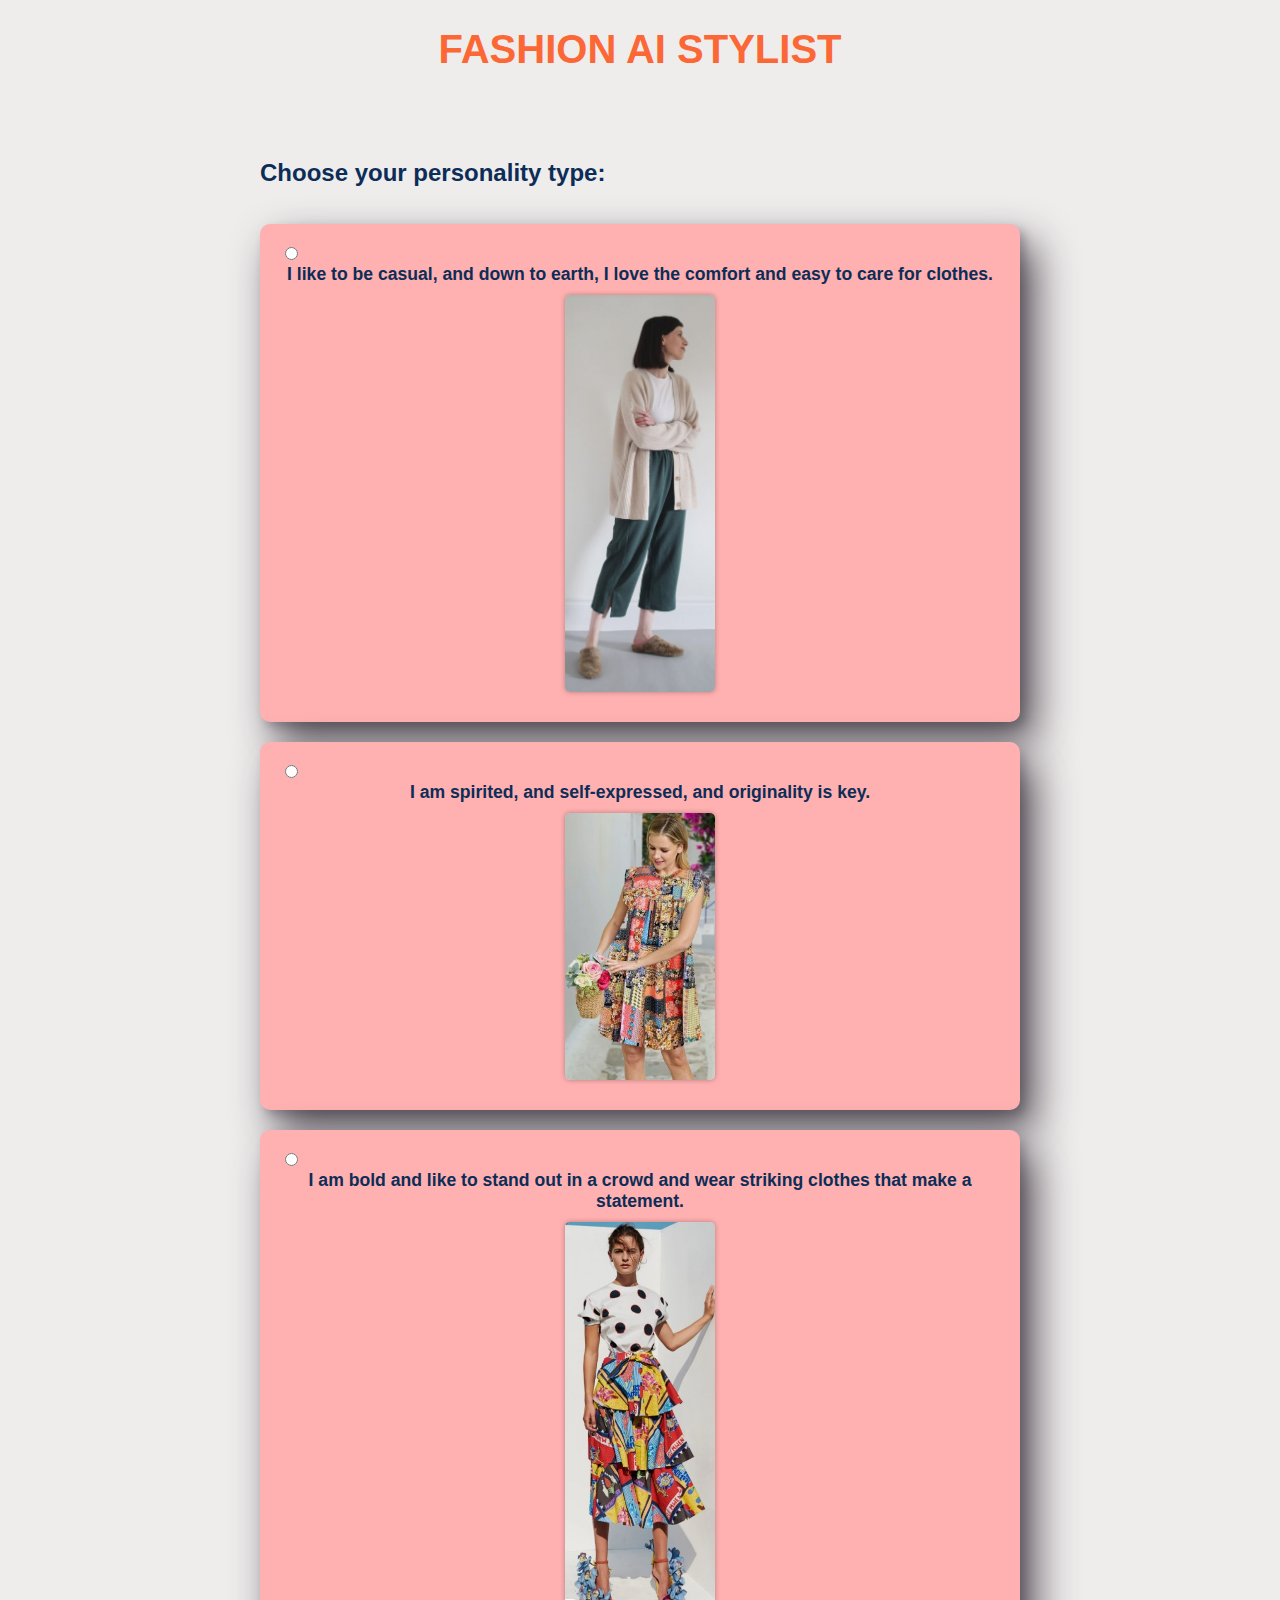
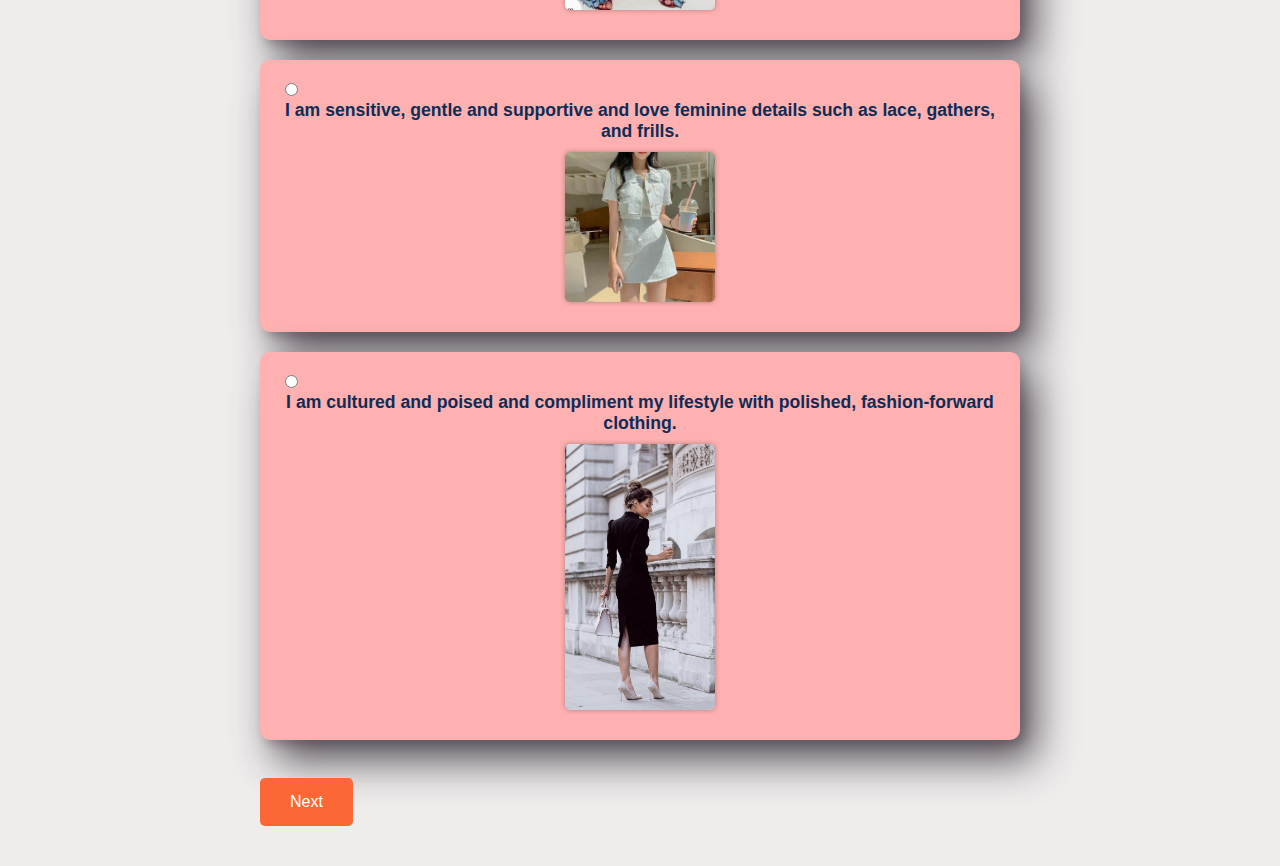
<file: templates/index.html>
<!DOCTYPE html>
<html lang="en">
<head>
    <meta charset="UTF-8">
    <meta name="viewport" content="width=device-width, initial-scale=1.0">
    <title>Fashion AI Stylist</title>
    <link rel="stylesheet" type="text/css" href="/static/styles.css">
    <style>
        .hidden {
            display: none;
        }
    </style>

</head>
<body>
    <h1>FASHION AI STYLIST</h1>
    <div class="container">
        <form id="step-form" action="/recommend" method="POST">
            <div id="step1" class="step container">
                <h2><label for="personality">Choose your personality type:</label></h2><br>
                <div class="choice">
                    <input type="radio" id="personality_a" name="personality" value="A">
                    <label for="personality_a">I like to be casual, and down to earth, I love the comfort and easy to care for clothes.</label>
                    <label for="personality_a" class="choice-label"><img src="\static\images\casual.jpg" alt="Personality A"></label>
                </div>

                <div class="choice">
                    <input type="radio" id="personality_b" name="personality" value="B">
                    <label for="personality_b">I am spirited, and self-expressed, and originality is key.</label>
                    <label for="personality_b" class="choice-label"><img src="\static\images\spirited.jpg" alt="Personality B"></label>                    
                </div>

                <div class="choice">
                    <input type="radio" id="personality_c" name="personality" value="C">
                    <label for="personality_c">I am bold and like to stand out in a crowd and wear striking clothes that make a statement.</label>
                    <label for="personality_c" class="choice-label"><img src="\static\images\Bold.jpg" alt="Personality C"></label>
                </div>
            
                <div class="choice">
                    <input type="radio" id="personality_d" name="personality" value="D">
                    <label for="personality_d">I am sensitive, gentle and supportive and love feminine details such as lace, gathers, and frills.</label>
                    <label for="personality_d" class="choice-label"><img src="\static\images\gentle.jpg" alt="Personality D"></label>
                </div>
                
                <div class="choice">
                    <input type="radio" id="personality_e" name="personality" value="E">
                    <label for="personality_e">I am cultured and poised and compliment my lifestyle with polished, fashion-forward clothing.</label>
                    <label for="personality_e" class="choice-label"><img src="\static\images\classy.jpg" alt="Personality E"></label>
                </div>
                <br>

                <button type="button" onclick="nextStep()">Next</button>
            </div>

            <div id="step2" class="step hidden">
                <h2><label for="body_type">Choose your Body Type:</label></h2>

                <div class="choice">
                    <input type="radio" id="body_type_a" name="body_type" value="Straight">
                    <label for="body_type_a">Straight</label><br>
                    <label for="body_type_a" class="choice-label"><img src="/static/images/straight.jpg" alt="Straight Body Type"></label>
                </div>
                
                <div class="choice">
                    <input type="radio" id="body_type_b" name="body_type" value="Hourglass">
                    <label for="body_type_b">Hourglass</label><br>
                    <label for="body_type_b" class="choice-label"><img src="\static\images\hourglass.jpg" alt="Hourglass Body Type"></label><br>   
                </div>
                
                <div class="choice">
                    <input type="radio" id="body_type_c" name="body_type" value="Pear">
                    <label for="body_type_c">Pear Shaped</label><br>
                    <label for="body_type_c" class="choice-label"><img src="\static\images\triangle.jpg" alt="Pear Body Type"></label>
                </div>

                <br>
                <button type="button" onclick="prevStep()">Previous</button>
                <button type="button" onclick="nextStep()">Next</button>
            </div>

            <div id="step3" class="step hidden">
                <h2><label for="skin_tone">Choose your Skin Tone:</label></h2>
        
                <div class="choice">
                    <input type="radio" id="skin_tone_a" name="skin_tone" value="Warm">
                    <label for="skin_tone_a">Warm toned</label><br>
                    <label for="skin_tone_a" class="choice-label"><img src="\static\images\warmtones.png" alt="Warm Toned"></label>    
                </div>
                
                <div class="choice">
                    <input type="radio" id="skin_tone_b" name="skin_tone" value="Cool">
                    <label for="skin_tone_b">Cool toned</label><br><br>
                    <label for="skin_tone_b" class="choice-label"><img src="\static\images\cooltone.png" alt="Cool Toned"></label><br>
                </div>
        
                <br>
                <button type="button" onclick="prevStep()">Previous</button>
                <button type="submit" value="Get Outfit Recommendation">Get Outfit Recommendation</button>
            </div>
  
        </form>
    </div>

    <script>
        function nextStep() {
            var currentStep = document.querySelector('.step:not(.hidden)');
            var nextStep = currentStep.nextElementSibling;
            if (nextStep) {
                currentStep.classList.add('hidden');
                nextStep.classList.remove('hidden');
                nextStep.scrollIntoView({ behavior: 'smooth', block: 'start' });
            }
        }

        function prevStep() {
            var currentStep = document.querySelector('.step:not(.hidden)');
            var prevStep = currentStep.previousElementSibling;
            if (prevStep) {
                currentStep.classList.add('hidden');
                prevStep.classList.remove('hidden');
                prevStep.scrollIntoView({ behavior: 'smooth', block: 'start' });
            }
        }
    </script>
</body>
</html>
</file>
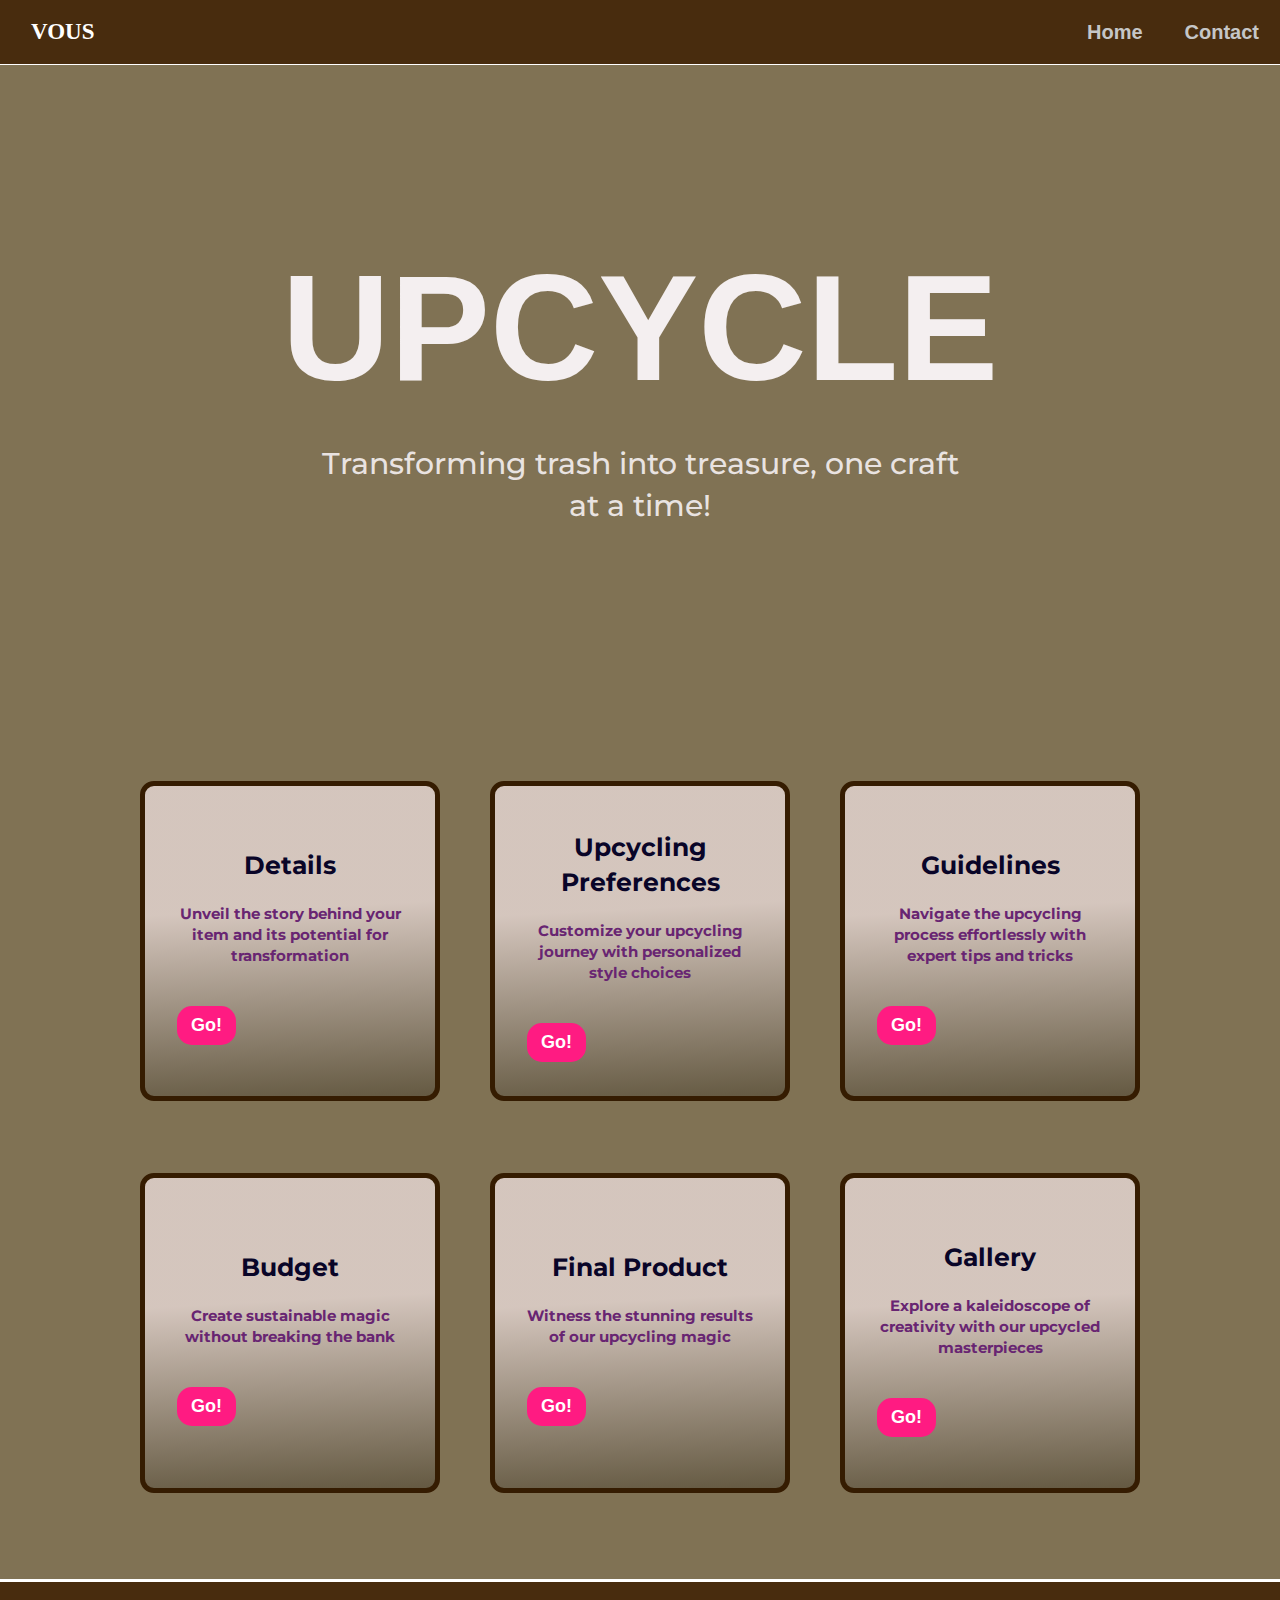
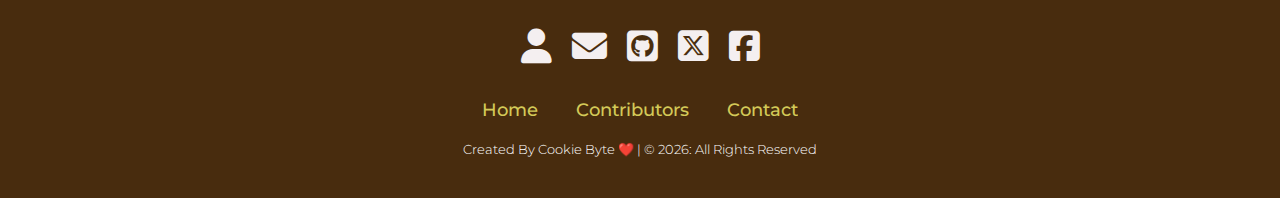
<file: Upcycling/index.html>
<!DOCTYPE html>
<html lang="en">

<head>
    <meta charset="UTF-8" />
    <meta http-equiv="X-UA-Compatible" content="IE=edge" />
    <meta name="viewport" content="width=device-width, initial-scale=1.0" />
    <link rel="icon" href="./assets/images/favicon.png" type="image/x-icon">
    <link rel="stylesheet" type="text/css" href="./style.css" />
    <link rel="stylesheet" href="https://cdnjs.cloudflare.com/ajax/libs/font-awesome/6.5.1/css/all.min.css" />
    <title>Upcycling</title>
</head>

<body>
    <!-- Navigation bar section start  -->
    <header>
        <nav class="navbar">
            <a href="">
                <div class="logo">VOUS</div>
            </a>
            <ul class="nav-menu">
                <li class="nav-item">
                    <a href="" class="nav-link">Home</a>
                </li>
                <li class="nav-item">
                    <a href="" class="nav-link">Contact</a>
                </li>

            </ul>
            <div class="hamburger">
                <span class="bar"></span>
                <span class="bar"></span>
                <span class="bar"></span>
            </div>
        </nav>
    </header>
    <!-- Navigation bar section ends  -->

    <!-- Hero Section Starts here  -->
    <section class="comp-section" id="home">
        <div class="compcontainer">
            <h1>UPCYCLE</h1>
            <p class="paragraph">
                Transforming trash into treasure, one craft at a time!</p>
        </div>
    </section>

    <div class="container" id="calculators">
        <div class="box">
            <div class="content">
                <h2>Details</h2>
                <h3>Unveil the story behind your item and its potential for transformation</h3>
                <div class="card-footer">
                    <a href="/Upcycling/details/details.html" target="_blank">
                        <button>Go!</button>
                    </a>
                </div>
            </div>
        </div>
        <div class="box">
            <div class="content">
                <h2>Upcycling Preferences</h2>
                <h3>Customize your upcycling journey with personalized style choices</h3>
                <div class="card-footer">
                    <a href="/Upcycling/preference/index.html" target="_blank">
                        <button>Go!</button>
                    </a>
                </div>
            </div>
        </div>
        <div class="box">
            <div class="content">
                <h2>Guidelines</h2>
                <h3> Navigate the upcycling process effortlessly with expert tips and tricks</h3>
                <div class="card-footer">
                    <a href="/Upcycling/guide/index.html" target="_blank">
                        <button>Go!</button>
                    </a>
                </div>
            </div>
        </div>
        <div class="box">
            <div class="content">
                <h2>Budget</h2>
                <h3>Create sustainable magic without breaking the bank</h3>
                <div class="card-footer">
                    <a href="/Upcycling/Budget/index.html" target="_blank">
                        <button>Go!</button>
                    </a>
                </div>
            </div>
        </div>
        <div class="box">
            <div class="content">
                <h2>Final Product</h2>
                <h3>Witness the stunning results of our upcycling magic</h3>
                <div class="card-footer">
                    <a href="/Upcycling/Final_Product/index.html" target="_blank">
                        <button>Go!</button>
                    </a>
                </div>
            </div>
        </div>
        <div class="box">
            <div class="content">
                <h2>Gallery</h2>
                <h3>Explore a kaleidoscope of creativity with our upcycled masterpieces</h3>
                <div class="card-footer">
                    <a href="/Upcycling/gallery/index.html" target="_blank">
                        <button>Go!</button>
                    </a>
                </div>
            </div>
        </div>
    </div>

    <!-- Scroll to Top Button Starts Here -->
    <div id="progress">
        <span id="progress-value">&#x1F815;</span>
    </div>
    <!-- Scroll to Top Button Ends Here -->

    <!-- -----------------------------------Footer Code Starts ------------------------------------------- -->
    <div class="footer-basic">
        <footer>
            <div class="social">
                <a href="" target="_blank"><i class="fa-solid fa-user"></i></a>
                <a href="" target="_blank"><i class="fa-solid fa-envelope"></i></a>
                <a href="" target="_blank"><i
                        class="fa-brands fa-square-github"></i></a>
                <a href="" target="_blank"><i class="fa-brands fa-square-x-twitter"></i></a>
                <a href="" target="_blank"><i class="fa-brands fa-square-facebook"></i></a>
            </div>
            <ul class="list-inline">
                <li class="list-inline-item"><a href="">Home</a></li>
                <li class="list-inline-item"><a href="">Contributors</a></li>
                <li class="list-inline-item"><a href="">Contact</a></li>
            </ul>
            <p class="copyright">Created By Cookie Byte ❤️ | ©
                <script>
                    document.write(new Date().getFullYear());
                </script>: All Rights Reserved
            </p>
        </footer>
    </div>

    <!-- ----------------------------------------- Footer Code Ends--------------------------------- -->
    <script src="./script.js"></script>

</body>
</html>
</file>
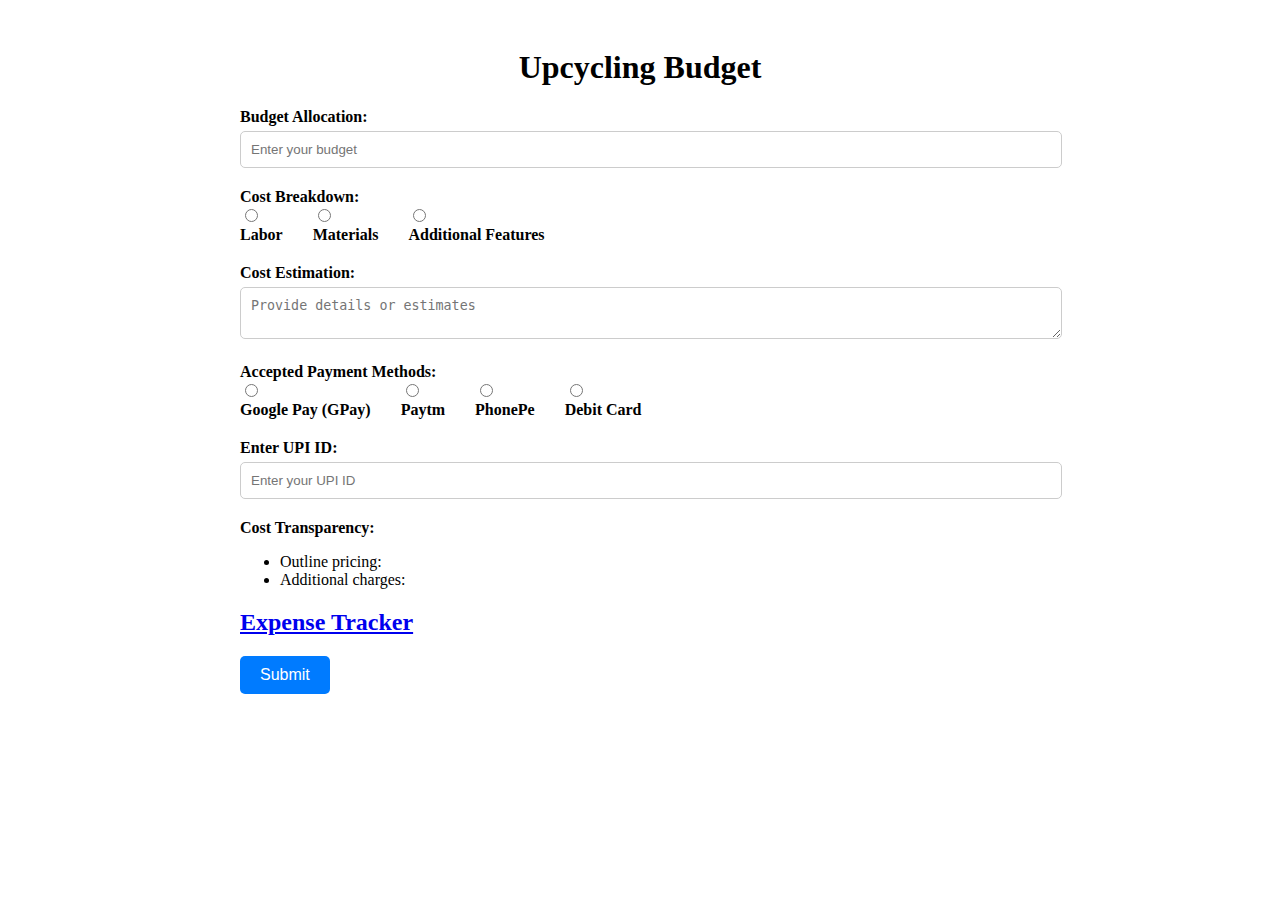
<file: Upcycling/Budget/index.html>
<!DOCTYPE html>
<html lang="en">

<head>
  <meta charset="UTF-8">
  <meta name="viewport" content="width=device-width, initial-scale=1.0">
  <title>Upcycling Budget</title>
  <link rel="stylesheet" href="/Upcycling/Budget/style.css">
</head>

<body>

  <div class="container">
    <h1>Upcycling Budget</h1>
    <div class="budget-form">
      <form>
        <div class="form-group">
          <label for="budget">Budget Allocation:</label>
          <input type="number" id="budget" name="budget" placeholder="Enter your budget" required>
        </div>
        <div class="form-group">
          <label>Cost Breakdown:</label>
          <div class="radio-group">
            <div class="radio-option">
              <input type="radio" id="labor" name="cost-breakdown" value="labor">
              <label for="labor">Labor</label>
            </div>
            <div class="radio-option">
              <input type="radio" id="materials" name="cost-breakdown" value="materials">
              <label for="materials">Materials</label>
            </div>
            <div class="radio-option">
              <input type="radio" id="additional-features" name="cost-breakdown" value="additional-features">
              <label for="additional-features">Additional Features</label>
            </div>
          </div>
        </div>
        <div class="form-group">
          <label for="cost-estimation">Cost Estimation:</label>
          <textarea id="cost-estimation" name="cost-estimation" placeholder="Provide details or estimates"></textarea>
        </div>
        <div class="form-group">
          <label>Accepted Payment Methods:</label>
          <div class="radio-group">
            <div class="radio-option">
              <input type="radio" id="gpay" name="payment-method" value="gpay">
              <label for="gpay">Google Pay (GPay)</label>
            </div>
            <div class="radio-option">
              <input type="radio" id="paytm" name="payment-method" value="paytm">
              <label for="paytm">Paytm</label>
            </div>
            <div class="radio-option">
              <input type="radio" id="phonepay" name="payment-method" value="phonepay">
              <label for="phonepay">PhonePe</label>
            </div>
            <div class="radio-option">
              <input type="radio" id="debit-card" name="payment-method" value="debit-card">
              <label for="debit-card">Debit Card</label>
            </div>
          </div>
        </div>
        <div class="form-group">
          <label for="upi-id">Enter UPI ID:</label>
          <input type="text" id="upi-id" name="upi-id" placeholder="Enter your UPI ID">
        </div>
        <div class="form-group">
          <label for="cost-transparency">Cost Transparency:</label>
          <ul id="cost-transparency">
            <li>Outline pricing:</li>
            <li>Additional charges:</li>
          </ul>
        </div>
        <!-- Expense Tracker -->
        <section id="Expense-Tracker">
          <a href="/Upcycling/Budget/Expense-Tracker/Expense-Tracker.html">
            <h2>Expense Tracker</h2>
          </a>
        </section>
        <button type="submit">Submit</button>
      </form>
    </div>
  </div>

</body>

</html>
</file>
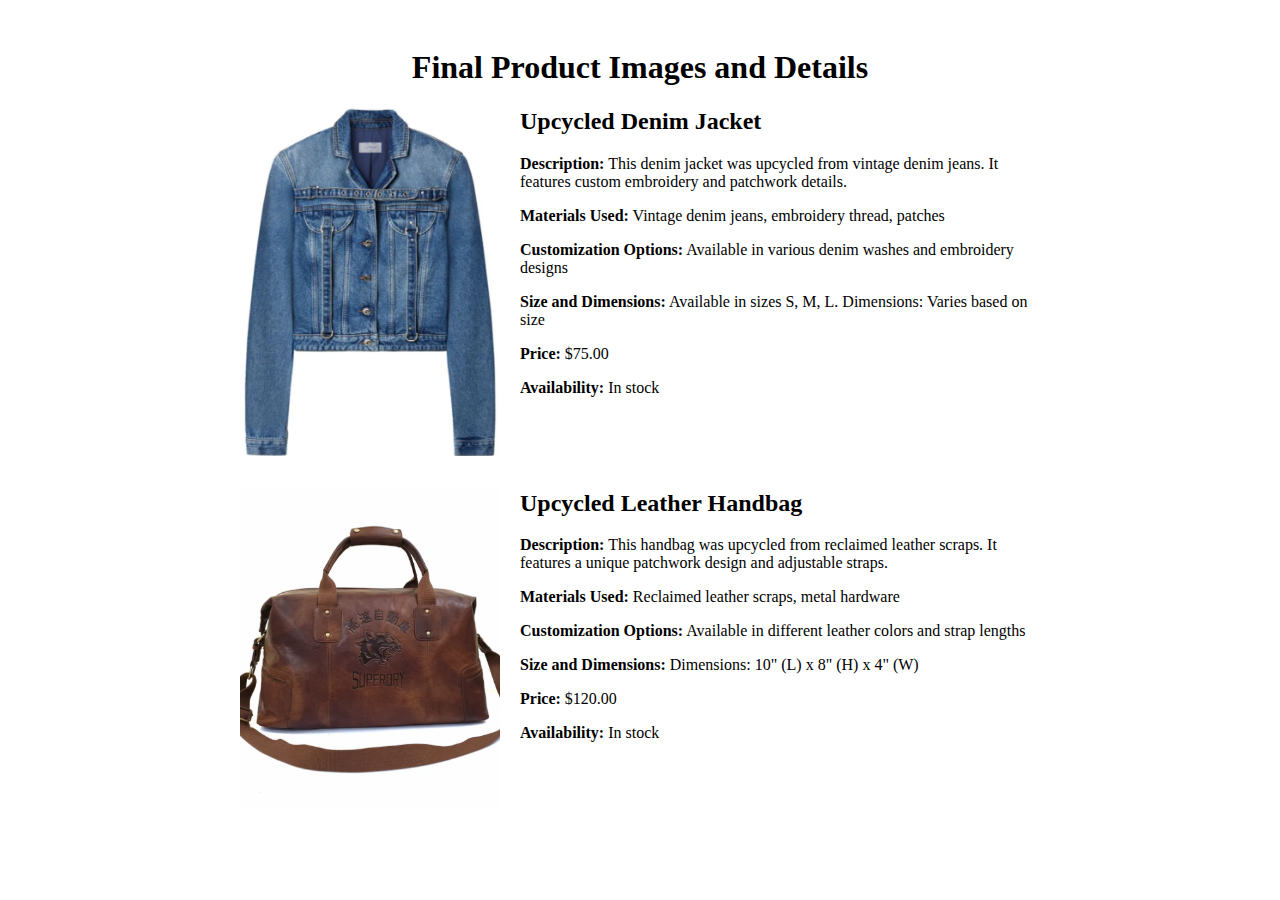
<file: Upcycling/Final_Product/index.html>
<!DOCTYPE html>
<html lang="en">
<head>
<meta charset="UTF-8">
<meta name="viewport" content="width=device-width, initial-scale=1.0">
<title>Final Product Images and Details</title>
<link rel="stylesheet" href="style.css">
</head>
<body>

<div class="container">
  <h1>Final Product Images and Details</h1>
  
  <div class="product">
    <div class="product-image">
      <img src="/Upcycling/images/product1.jpg" alt="Product 1">
    </div>
    <div class="product-details">
      <h2>Upcycled Denim Jacket</h2>
      <p><strong>Description:</strong> This denim jacket was upcycled from vintage denim jeans. It features custom embroidery and patchwork details.</p>
      <p><strong>Materials Used:</strong> Vintage denim jeans, embroidery thread, patches</p>
      <p><strong>Customization Options:</strong> Available in various denim washes and embroidery designs</p>
      <p><strong>Size and Dimensions:</strong> Available in sizes S, M, L. Dimensions: Varies based on size</p>
      <p><strong>Price:</strong> $75.00</p>
      <p><strong>Availability:</strong> In stock</p>
    </div>
  </div>

  <div class="product">
    <div class="product-image">
      <img src="/Upcycling/images/product2.jpg" alt="Product 2">
    </div>
    <div class="product-details">
      <h2>Upcycled Leather Handbag</h2>
      <p><strong>Description:</strong> This handbag was upcycled from reclaimed leather scraps. It features a unique patchwork design and adjustable straps.</p>
      <p><strong>Materials Used:</strong> Reclaimed leather scraps, metal hardware</p>
      <p><strong>Customization Options:</strong> Available in different leather colors and strap lengths</p>
      <p><strong>Size and Dimensions:</strong> Dimensions: 10" (L) x 8" (H) x 4" (W)</p>
      <p><strong>Price:</strong> $120.00</p>
      <p><strong>Availability:</strong> In stock</p>
    </div>
  </div> 
</div>

</body>
</html>
</file>
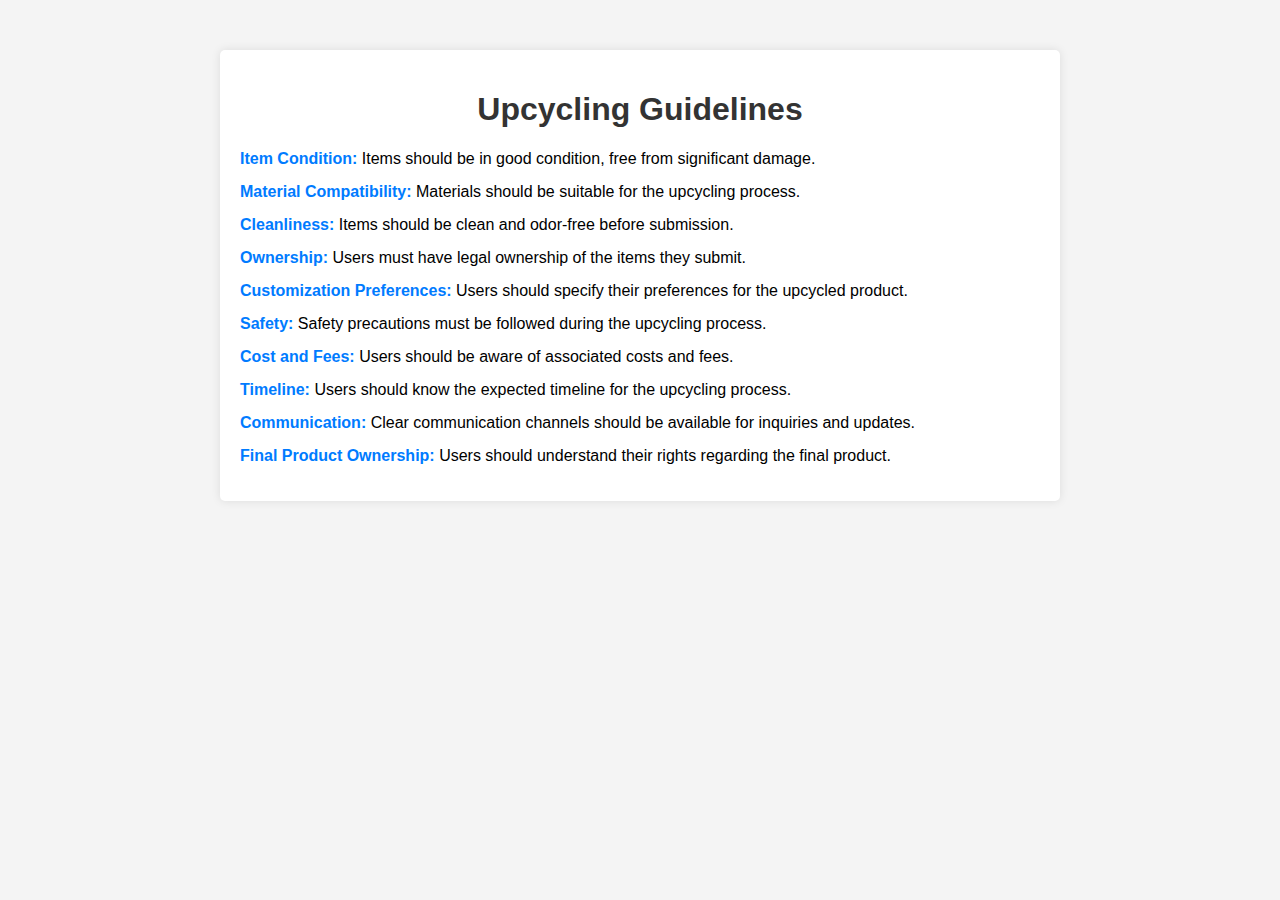
<file: Upcycling/guide/index.html>
<!DOCTYPE html>
<html lang="en">
<head>
<meta charset="UTF-8">
<meta name="viewport" content="width=device-width, initial-scale=1.0">
<title>Upcycling Guidelines</title>
<link rel="stylesheet" href="/Upcycling/guide/style.css">
</head>
<body>

<div class="container">
  <h1>Upcycling Guidelines</h1>
  <div class="guidelines">
    <ul>
      <li><strong>Item Condition:</strong> Items should be in good condition, free from significant damage.</li>
      <li><strong>Material Compatibility:</strong> Materials should be suitable for the upcycling process.</li>
      <li><strong>Cleanliness:</strong> Items should be clean and odor-free before submission.</li>
      <li><strong>Ownership:</strong> Users must have legal ownership of the items they submit.</li>
      <li><strong>Customization Preferences:</strong> Users should specify their preferences for the upcycled product.</li>
      <li><strong>Safety:</strong> Safety precautions must be followed during the upcycling process.</li>
      <li><strong>Cost and Fees:</strong> Users should be aware of associated costs and fees.</li>
      <li><strong>Timeline:</strong> Users should know the expected timeline for the upcycling process.</li>
      <li><strong>Communication:</strong> Clear communication channels should be available for inquiries and updates.</li>
      <li><strong>Final Product Ownership:</strong> Users should understand their rights regarding the final product.</li>
    </ul>
  </div>
</div>

</body>
</html>
</file>
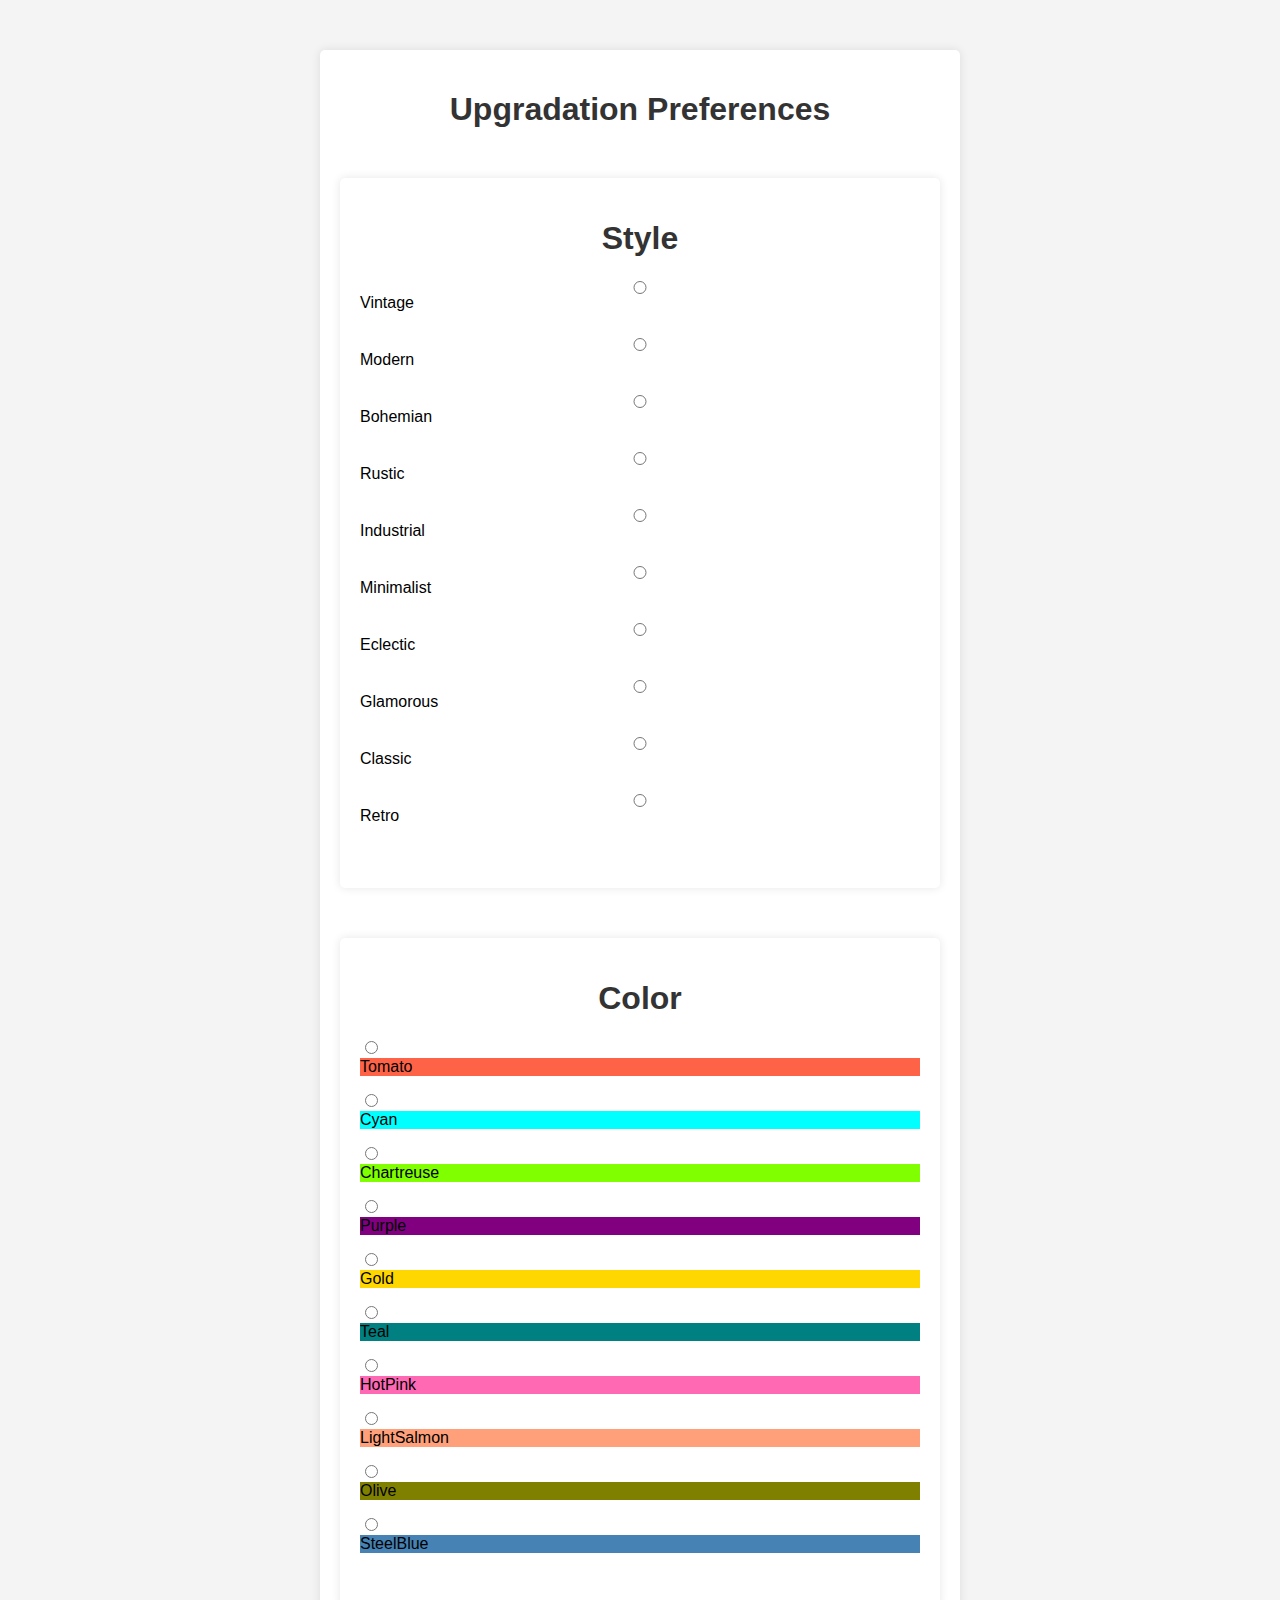
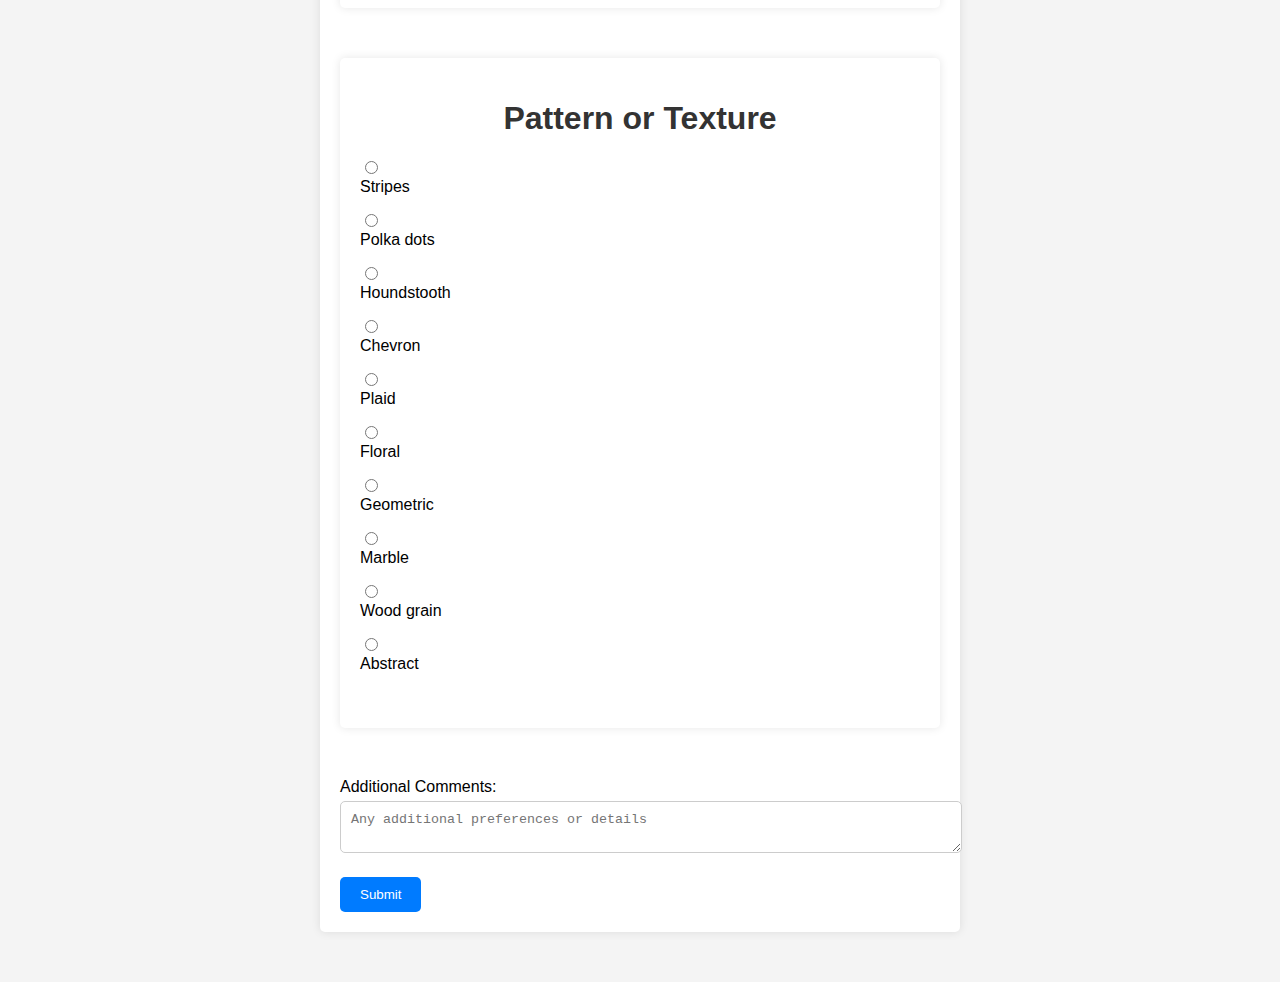
<file: Upcycling/preference/index.html>
<!DOCTYPE html>
<html lang="en">

<head>
    <meta charset="UTF-8">
    <meta name="viewport" content="width=device-width, initial-scale=1.0">
    <title>Upgradation Preferences</title>
    <link rel="stylesheet" href="/Upcycling/preference/style.css">
</head>

<body>

    <div class="container">
        <h1>Upgradation Preferences</h1>

        <div class="container">
            <h1>Style</h1>
            <div class="preferences">
                <form>
                    <div class="form-group">
                        <div class="radio-group">
                            <input type="radio" id="vintage" name="style" value="vintage">
                            <label for="vintage">Vintage</label><br>
                            <input type="radio" id="modern" name="style" value="modern">
                            <label for="modern">Modern</label><br>
                            <input type="radio" id="bohemian" name="style" value="bohemian">
                            <label for="bohemian">Bohemian</label><br>
                            <input type="radio" id="rustic" name="style" value="rustic">
                            <label for="rustic">Rustic</label><br>
                            <input type="radio" id="industrial" name="style" value="industrial">
                            <label for="industrial">Industrial</label><br>
                            <input type="radio" id="minimalist" name="style" value="minimalist">
                            <label for="minimalist">Minimalist</label><br>
                            <input type="radio" id="eclectic" name="style" value="eclectic">
                            <label for="eclectic">Eclectic</label><br>
                            <input type="radio" id="glamorous" name="style" value="glamorous">
                            <label for="glamorous">Glamorous</label><br>
                            <input type="radio" id="classic" name="style" value="classic">
                            <label for="classic">Classic</label><br>
                            <input type="radio" id="retro" name="style" value="retro">
                            <label for="retro">Retro</label><br>
                        </div>
                    </div>
            </div>
        </div>


        <div class="container">
            <h1>Color</h1>
            <div class="preferences">
                <form>
                    <div class="form-group">
                        <div class="radio-group">
                            <div class="radio-option">
                                <input type="radio" id="color1" name="color" value="color1">
                                <label for="color1" style="background-color: #FF6347;">Tomato</label>
                            </div>
                            <div class="radio-option">
                                <input type="radio" id="color2" name="color" value="color2">
                                <label for="color2" style="background-color: #00FFFF;">Cyan</label>
                            </div>
                            <div class="radio-option">
                                <input type="radio" id="color3" name="color" value="color3">
                                <label for="color3" style="background-color: #7FFF00;">Chartreuse</label>
                            </div>
                            <div class="radio-option">
                                <input type="radio" id="color4" name="color" value="color4">
                                <label for="color4" style="background-color: #800080;">Purple</label>
                            </div>
                            <div class="radio-option">
                                <input type="radio" id="color5" name="color" value="color5">
                                <label for="color5" style="background-color: #FFD700;">Gold</label>
                            </div>
                            <div class="radio-option">
                                <input type="radio" id="color6" name="color" value="color6">
                                <label for="color6" style="background-color: #008080;">Teal</label>
                            </div>
                            <div class="radio-option">
                                <input type="radio" id="color7" name="color" value="color7">
                                <label for="color7" style="background-color: #FF69B4;">HotPink</label>
                            </div>
                            <div class="radio-option">
                                <input type="radio" id="color8" name="color" value="color8">
                                <label for="color8" style="background-color: #FFA07A;">LightSalmon</label>
                            </div>
                            <div class="radio-option">
                                <input type="radio" id="color9" name="color" value="color9">
                                <label for="color9" style="background-color: #808000;">Olive</label>
                            </div>
                            <div class="radio-option">
                                <input type="radio" id="color10" name="color" value="color10">
                                <label for="color10" style="background-color: #4682B4;">SteelBlue</label>
                            </div>
                        </div>
                    </div>
                </form>
            </div>
        </div>
        <div class="container">
            <h1>Pattern or Texture</h1>
            <div class="preferences">
                <form>
                    <div class="form-group">
                        <div class="radio-group">
                            <div class="radio-option">
                                <input type="radio" id="stripes" name="pattern" value="stripes">
                                <label for="stripes">Stripes</label>
                            </div>
                            <div class="radio-option">
                                <input type="radio" id="polka-dots" name="pattern" value="polka-dots">
                                <label for="polka-dots">Polka dots</label>
                            </div>
                            <div class="radio-option">
                                <input type="radio" id="houndstooth" name="pattern" value="houndstooth">
                                <label for="houndstooth">Houndstooth</label>
                            </div>
                            <div class="radio-option">
                                <input type="radio" id="chevron" name="pattern" value="chevron">
                                <label for="chevron">Chevron</label>
                            </div>
                            <div class="radio-option">
                                <input type="radio" id="plaid" name="pattern" value="plaid">
                                <label for="plaid">Plaid</label>
                            </div>
                            <div class="radio-option">
                                <input type="radio" id="floral" name="pattern" value="floral">
                                <label for="floral">Floral</label>
                            </div>
                            <div class="radio-option">
                                <input type="radio" id="geometric" name="pattern" value="geometric">
                                <label for="geometric">Geometric</label>
                            </div>
                            <div class="radio-option">
                                <input type="radio" id="marble" name="pattern" value="marble">
                                <label for="marble">Marble</label>
                            </div>
                            <div class="radio-option">
                                <input type="radio" id="wood-grain" name="pattern" value="wood-grain">
                                <label for="wood-grain">Wood grain</label>
                            </div>
                            <div class="radio-option">
                                <input type="radio" id="abstract" name="pattern" value="abstract">
                                <label for="abstract">Abstract</label>
                            </div>
                        </div>
                    </div>
                </form>
            </div>
        </div>
        <div class="form-group">
            <label for="comments">Additional Comments:</label>
            <textarea id="comments" name="comments" placeholder="Any additional preferences or details"></textarea>
        </div>
        <button type="submit">Submit</button>
        </form>
    </div>

</body>

</html>
</file>
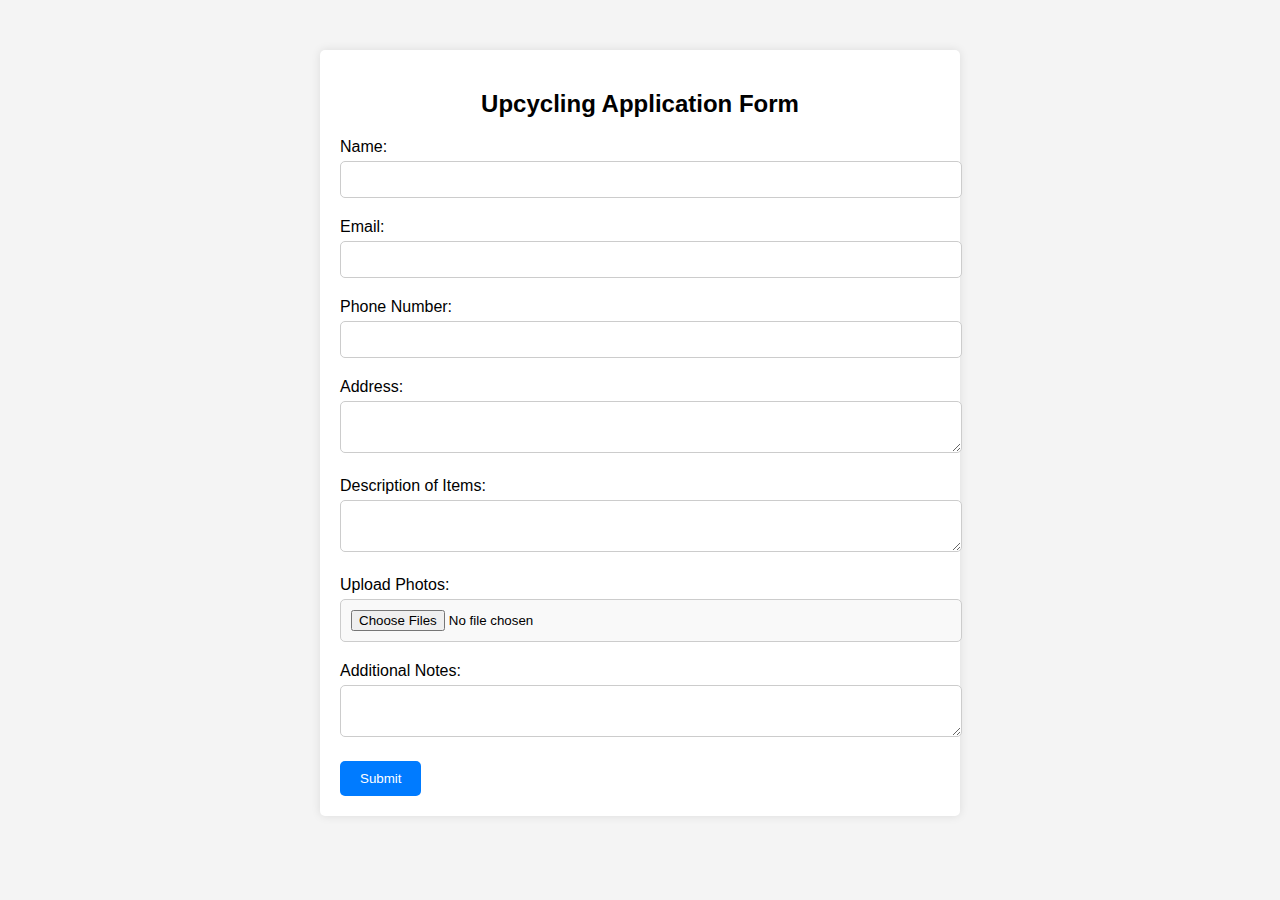
<file: Upcycling/details/details.html>
<!DOCTYPE html>
<html lang="en">
<head>
  <meta charset="UTF-8">
  <meta name="viewport" content="width=device-width, initial-scale=1.0">
  <title>Upcycling Application Form</title>
  <link rel="stylesheet" href="/Upcycling/details/details.css">
</head>
<body>

  <div class="container">
    <h2>Upcycling Application Form</h2>
    <form action="submit.php" method="post" enctype="multipart/form-data">
      <div class="form-group">
        <label for="name">Name:</label>
        <input type="text" id="name" name="name" required>
      </div>
      <div class="form-group">
        <label for="email">Email:</label>
        <input type="email" id="email" name="email" required>
      </div>
      <div class="form-group">
        <label for="phone">Phone Number:</label>
        <input type="tel" id="phone" name="phone">
      </div>
      <div class="form-group">
        <label for="address">Address:</label>
        <textarea id="address" name="address"></textarea>
      </div>
      <div class="form-group">
        <label for="description">Description of Items:</label>
        <textarea id="description" name="description" required></textarea>
      </div>
      <div class="form-group">
        <label for="photos">Upload Photos:</label>
        <input type="file" id="photos" name="photos[]" accept="image/*" multiple required>
      </div>
      <div class="form-group">
        <label for="notes">Additional Notes:</label>
        <textarea id="notes" name="notes"></textarea>
      </div>
      <button type="submit">Submit</button>
    </form>
  </div>

</body>
</html>
</file>
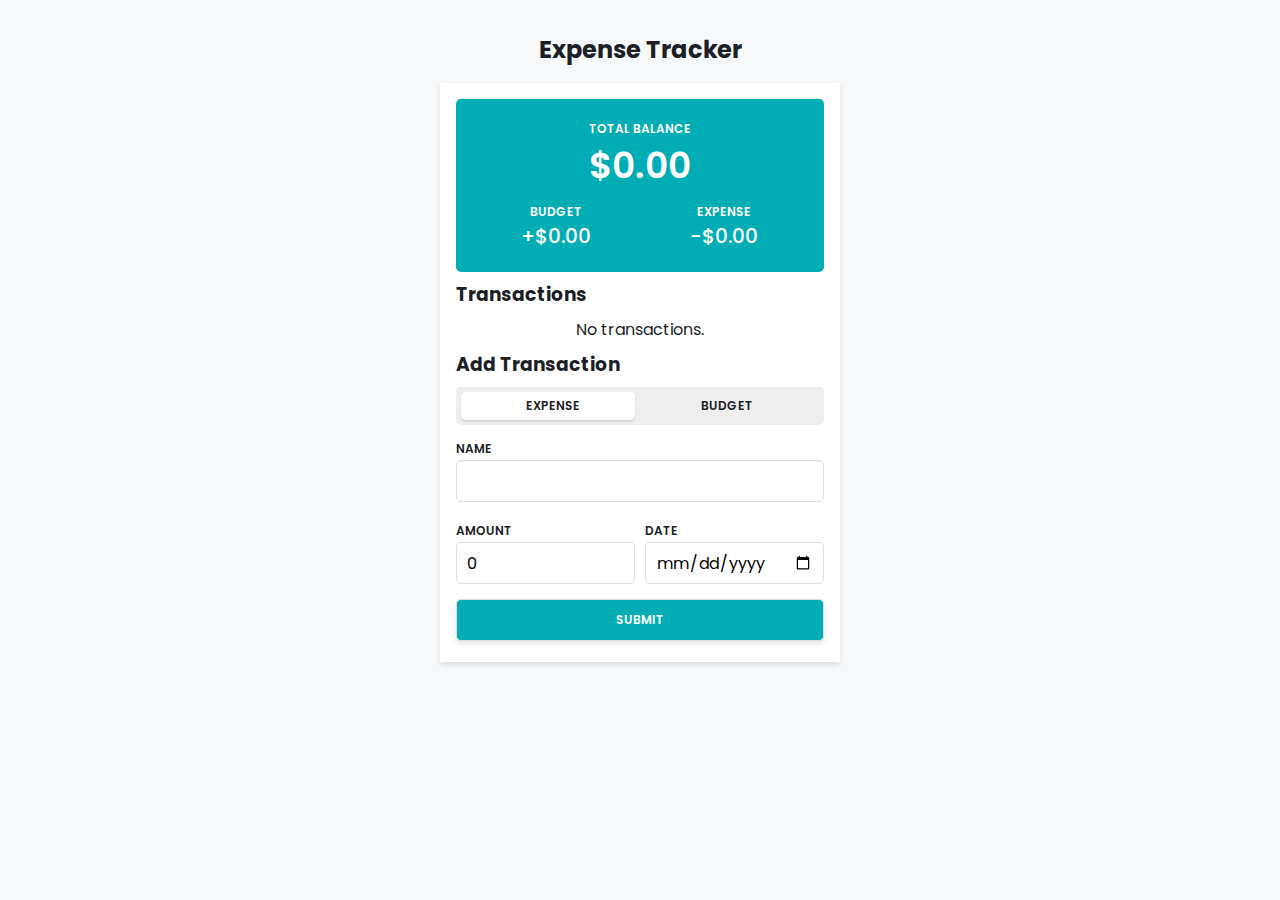
<file: Upcycling/Budget/Expense-Tracker/Expense-Tracker.html>
<!DOCTYPE html>
<html lang="en">

<head>
  <meta charset="UTF-8" />
  <meta http-equiv="X-UA-Compatible" content="IE=edge" />
  <meta name="viewport" content="width=device-width, initial-scale=1.0" />
  <title>Salary Expense Tracker</title>
  <style>
    @import url("https://fonts.googleapis.com/css2?family=Poppins:wght@400;500;600&display=swap");

    :root {
      --bg-color: #f6f8fa;
      --text-color: #1d1f27;
      --main-color: #00ADB5;
    }

    * {
      padding: 0;
      margin: 0;
      box-sizing: border-box;
    }

    body {
      padding: 2rem;
      font-family: "Poppins", sans-serif;
      background-color: var(--bg-color);
      color: var(--text-color);
    }

    h1 {
      text-align: center;
      font-size: 1.5rem;
    }

    h3,
    header,
    ul {
      margin-bottom: 0.5rem;
    }

    main {
      max-width: 400px;
      margin: 1rem auto;
      background-color: #fff;
      padding: 1rem;
      box-shadow: 0 3px 5px rgba(0, 0, 0, 0.1);
    }

    header {
      background-color: var(--main-color);
      color: #fff;
      padding: 1rem;
      text-align: center;
      border-radius: 5px;
      display: flex;
      flex-wrap: wrap;
    }

    header div {
      padding: 5px;
    }

    header div:first-child {
      flex-basis: 100%;
      font-size: 2.25rem;
      font-weight: 600;
    }

    header div:nth-child(n + 2) {
      flex-basis: 50%;
      font-size: 1.25rem;
      font-weight: 500;
    }

    header h5 {
      font-size: 0.75rem;
      font-weight: 600;
      text-transform: uppercase;
    }

    form {
      display: flex;
      flex-wrap: wrap;
      gap: 10px;
    }

    form input:not(#type),
    form button {
      width: 100%;
      padding: 10px;
      border: 1px solid #ddd;
      border-radius: 5px;
      margin-bottom: 5px;
      height: 42px;
      font-family: "Poppins", sans-serif;
      font-size: 1rem;
    }

    form button {
      background-color: var(--main-color);
      color: #fff;
      font-size: 0.75rem;
      font-weight: 600;
      text-transform: uppercase;
      box-shadow: 0 3px 5px rgba(0, 0, 0, 0.1);
    }

    form label {
      font-size: 0.75rem;
      font-weight: 600;
      text-transform: uppercase;
    }

    form div:nth-child(-n + 2) {
      flex-basis: 100%;
    }

    form div:nth-child(n + 3) {
      flex-basis: calc(50% - 5px);
    }

    input#type {
      appearance: none;
      position: absolute;
    }

    .option {
      display: flex;
      align-items: center;
      justify-content: center;
      padding: 10px;
      background: #eee;
      border-radius: 5px;
      position: relative;
    }

    .option span {
      width: 50%;
      text-align: center;
      cursor: pointer;
      z-index: 2;
    }

    .option::before {
      content: "";
      position: absolute;
      top: 5px;
      left: 0;
      background-color: #fff;
      height: calc(100% - 10px);
      width: calc(50% - 10px);
      transform: translateX(5px);
      border-radius: inherit;
      box-shadow: 0 2px 2px rgba(0, 0, 0, 0.1);
      transition: all 200ms;
    }

    input#type:checked~.option::before {
      left: 50%;
    }

    ul {
      list-style-type: none;
    }

    ul li {
      display: flex;
      justify-content: space-between;
      align-items: flex-start;
      padding: 5px 10px;
      position: relative;
    }

    ul li:hover {
      background: rgba(0, 0, 0, 0.1);
    }

    .name {
      flex: 1;
    }

    .name h4 {
      font-size: 1rem;
      font-weight: 600;
      text-transform: capitalize;
    }

    .name p {
      font-size: 0.8rem;
      color: #555;
    }

    .amount {
      font-weight: 600;
    }

    .amount.budget {
      color: yellowgreen;
    }

    .amount.expense {
      color: indianred;
    }

    .action {
      position: absolute;
      top: 0;
      right: 0;
      background-color: #f00;
      color: #fff;
      height: 100%;
      width: 50px;
      display: grid;
      place-items: center;
      transform: scaleX(0);
      transform-origin: right;
      transition: all 300ms;
    }

    ul li:hover .action {
      transform: scaleX(1);
    }

    .action svg {
      width: 36px;
      height: 36px;
      cursor: pointer;
    }

    #status {
      text-align: center;
      margin-bottom: 0.5rem;
    }
  </style>
</head>

<body>
  <h1>Expense Tracker</h1>

  <main>
    <header>
      <div>
        <h5>Total Balance</h5>
        <span id="balance">$0.00</span>
      </div>
      <div>
        <h5>Budget</h5>
        <span id="budget">$0.00</span>
      </div>
      <div>
        <h5>Expense</h5>
        <span id="expense">$0.00</span>
      </div>
    </header>

    <section>
      <h3>Transactions</h3>
      <ul id="transactionList"></ul>
      <div id="status"></div>
    </section>

    <section>
      <h3>Add Transaction</h3>

      <form id="transactionForm">
        <div>
          <label for="type">
            <input type="checkbox" name="type" id="type" />
            <div class="option">
              <span>Expense</span>
              <span>budget</span>
            </div>
          </label>
        </div>
        <div>
          <label for="name">Name</label>
          <input type="text" name="name" required />
        </div>
        <div>
          <label for="amount">Amount</label>
          <input type="number" name="amount" value="0" min="0.01" step="0.01" required />
        </div>
        <div>
          <label for="date">Date</label>
          <input type="date" name="date" required />
        </div>
        <button type="submit">Submit</button>
      </form>
    </section>
  </main>

  <script>
    const transactions = JSON.parse(localStorage.getItem("transactions")) || [];

    const formatter = new Intl.NumberFormat("en-US", {
      style: "currency",
      currency: "USD",
      signDisplay: "always",
    });

    const list = document.getElementById("transactionList");
    const form = document.getElementById("transactionForm");
    const status = document.getElementById("status");
    const balance = document.getElementById("balance");
    const budget = document.getElementById("budget");
    const expense = document.getElementById("expense");

    form.addEventListener("submit", addTransaction);

    function updateTotal() {
      const budgetTotal = transactions
        .filter((trx) => trx.type === "budget")
        .reduce((total, trx) => total + trx.amount, 0);

      const expenseTotal = transactions
        .filter((trx) => trx.type === "expense")
        .reduce((total, trx) => total + trx.amount, 0);

      const balanceTotal = budgetTotal - expenseTotal;

      balance.textContent = formatter.format(balanceTotal).substring(1);
      budget.textContent = formatter.format(budgetTotal);
      expense.textContent = formatter.format(expenseTotal * -1);
    }

    function renderList() {
      list.innerHTML = "";

      status.textContent = "";
      if (transactions.length === 0) {
        status.textContent = "No transactions.";
        return;
      }

      transactions.forEach(({ id, name, amount, date, type }) => {
        const sign = "budget" === type ? 1 : -1;

        const li = document.createElement("li");

        li.innerHTML = `
      <div class="name">
        <h4>${name}</h4>
        <p>${new Date(date).toLocaleDateString()}</p>
      </div>

      <div class="amount ${type}">
        <span>${formatter.format(amount * sign)}</span>
      </div>
    
      <div class="action">
        <svg xmlns="http://www.w3.org/2000/svg" fill="none" viewBox="0 0 24 24" stroke-width="1.5" stroke="currentColor" onclick="deleteTransaction(${id})">
          <path stroke-linecap="round" stroke-linejoin="round" d="M9.75 9.75l4.5 4.5m0-4.5l-4.5 4.5M21 12a9 9 0 11-18 0 9 9 0 0118 0z" />
        </svg>
      </div>
    `;

        list.appendChild(li);
      });
    }

    renderList();
    updateTotal();

    function deleteTransaction(id) {
      const index = transactions.findIndex((trx) => trx.id === id);
      transactions.splice(index, 1);

      updateTotal();
      saveTransactions();
      renderList();
    }

    function addTransaction(e) {
      e.preventDefault();

      const formData = new FormData(this);

      transactions.push({
        id: transactions.length + 1,
        name: formData.get("name"),
        amount: parseFloat(formData.get("amount")),
        date: new Date(formData.get("date")),
        type: "on" === formData.get("type") ? "budget" : "expense",
      });

      this.reset();

      updateTotal();
      saveTransactions();
      renderList();
    }

    function saveTransactions() {
      transactions.sort((a, b) => new Date(b.date) - new Date(a.date));

      localStorage.setItem("transactions", JSON.stringify(transactions));
    }
  </script>
</body>

</html>
</file>
<file: static/styles.css>
/* styles.css */

body {
    font-family: 'Roboto', sans-serif; /* Change font family */
    background-color: #EFECEC;
    color: #0C2D57;
    margin: 0;
    padding: 0;
}

.container {
    max-width: 800px;
    margin: 0 auto;
    padding: 20px;
}

h1 {
    color: #FC6736;
    text-align: center;
    font-size: 2.5em; /* Increase font size */
}

.choice-heading {
    background-color: #FFB0B0;
    border-radius: 5px;
    padding: 10px;
    margin-bottom: 10px;
    font-weight: bold; /* Make heading bold */
}

.choice-heading label {
    font-size: 1.2em; /* Increase font size */
}
.choice img {
    width: 150px; /* Set the width of the image */
    height: auto; /* Maintain aspect ratio */
    display: block; /* Make images display as block elements */
    margin: 10px auto; /* Add margin to center images horizontally */
    border-radius: 5px; /* Add rounded corners to images */
    box-shadow: 0 0 5px rgba(0, 0, 0, 0.3); /* Add a subtle box shadow for styling */
    cursor: pointer;
}
.choice {
    background-color: #FFB0B0;
    border-radius: 10px;
    padding: 20px;
    margin-bottom: 20px;
    box-shadow: rgba(68, 61, 70, 0.913) 15px 20px 40px,
                rgba(171, 166, 171, 0.788) 5px 5px 10px;
}

.choice label {
    display: block;
    margin-bottom: 10px;
    text-align: center;
    cursor: pointer; /* Change cursor to pointer */
    font-size: 1.1em; /* Increase font size */
    font-weight: bold; /* Make label text bold */
}
button {
    background-color: #FC6736;
    color: #FFF;
    border: none;
    padding: 15px 30px; 
    border-radius: 5px;
    cursor: pointer;
    font-family: 'Roboto', sans-serif;
    font-size: 16px; /* Increase font size */
}

button:hover {
    background-color: #FF8C00;
}

button[type="submit"] {
    background-color: #4CAF50;
}
</file>
<file: Upcycling/style.css>
@import url("https://fonts.googleapis.com/css2?family=Montserrat:wght@100;200;300;400;500;600;700;800;900&display=swap");

:root {
    --primary: #ff1b82;
    --secondary: #f4eff0;
    --ternary: #1327ff;
    --light: #f7f26c;
    --dark: #f50414;
    --track: rgb(111, 111, 139)
}

* {
    margin: 0;
    padding: 0;
    box-sizing: border-box;
}

/* Scrollbar Css */

::-webkit-scrollbar {
    width: 10px;
}

::-webkit-scrollbar-track {
    background: var(--track);
}

::-webkit-scrollbar-thumb {
    background: var(--light);
    border-radius: 25px;
}

body {
    justify-content: center;
    align-items: center;
    min-height: 100vh;
    background-color: rgba(65, 44, 0, 0.669);;
    background-attachment: fixed;
    background-position: center;
    background-repeat: no-repeat;
    background-size: cover;
    font-size: 1.4rem;
} 

html {
    font-size: 62.5%;
}

body,
html {
    font-family: 'Montserrat', sans-serif;
    font-weight: 300;
    line-height: 1.4;
    scroll-behavior: smooth;
}

header {
    position: sticky;
    top: 0;
    z-index: 100;
}

.navbar {
    font-family: 'Poppins', sans-serif;
    background-color: rgb(72, 44, 14);
    margin: 0 auto;
    border-bottom: 1px solid #fff
}

.navbar a {
    text-decoration: none;

    font-size: 2rem;
    font-weight: 700;
    padding: 0.5rem 1rem;
    border: 1px solid transparent;
    color: #C5C6C7;
    transition: 0.3s ease-in-out;
}

.nav-link:hover {
    color: #000000;
    border-top-color: #000000;
    border-bottom-color: #000000;
}

nav {
    display: flex;
    justify-content: space-between;
    align-items: center;
    padding: 1rem;
}

nav ul {
    display: flex;

    gap: 2rem;
    list-style: none;
}

.logo {
    font-size: 2.3rem;
    font-weight: 700;
    margin-left: 10px;
    font-family: Ubuntu;
    color: #ffffff;
    transition: color 0.3s ease-in-out;
}

.logo:hover {
    color: #000000;
    /* Change to the desired color of logo when hovered */
}

.hamburger {
    display: none;
}

.bar {
    display: block;
    width: 25px;
    height: 3px;
    margin: 5px auto;
    -webkit-transition: all 0.3s ease-in-out;
    transition: all 0.3s ease-in-out;
    background-color: var(--secondary);
}

/* Components Section Css */

section {
    scroll-margin-top: 50px;
    z-index: 100;
}

.comp-section .compcontainer .logo img {
    width: 250px;
    margin-bottom: -25px;
}

.comp-section .compcontainer h1,
.comp-section .compcontainer h3 {
    display: flex;
    flex-direction: column;
    z-index: 200;
    font-size: 15rem;
}

.comp-section .compcontainer p {
    font-size: 3rem;
}

.comp-section .compcontainer h1 {
    font-family: Arial, Helvetica, sans-serif;
    text-shadow: 2px 2px 10px
    margin-top: 16px;
}

.comp-section .compcontainer h3 {
    font-family: 'Poppins', sans-serif;
    color: rgb(244 239 240 / 91%);
    margin-top: 2rem;
    font-weight: 400;
    font-size: 2.5rem;
}

.comp-section .compcontainer a {
    margin-top: 50px;
}

.comp-section .compcontainer .started {
    font-size: 20px;
    font-weight: 700;
    border: none;
    margin-top: 21px;
    padding: 10px 45px;
    border-radius: 18px;
    color: #ffffff;
    background: var(--primary);
    cursor: pointer;
    transition: 0.5s ease-in-out;
}

.comp-section .compcontainer .started:hover {
    transform: scale(1.02);
    background: #ff6984;
}

.paragraph {
    font-size: 2rem;
    width: 85%;
    text-align: center;
    font-weight: 500;
    margin: auto;
    padding: 10px;
    color: rgb(244 239 240 / 91%);
}

.comp-section {
    height: 70vh;
    display: grid;
    color: var(--secondary);
    justify-content: center;
    align-items: center;
    text-align: center;
    z-index: 4;
}

.comp-section h1 {
    font-size: 65px;
}

.comp-section h3 {
    font-size: 32px;
}

.container {
    display: flex;
    justify-content: center;
    align-items: center;
    flex-wrap: wrap;
    padding: 50px 0;
}

.container .box {
    position: relative;
    width: 300px;
    height: 320px;
    display: flex;
    justify-content: center;
    align-items: center;
    margin: 36px 25px;
    transition: transform 0.3s;
    background: rgb(245, 230, 230);
    background: linear-gradient(177deg, rgba(245, 230, 230, 0.7232142857142857) 40%, rgba(0, 0, 0, 0.216) 100%, rgba(0, 0, 0, 1) 100%);
    border: 5px solid #351c01;
    border-radius: 14px;
    cursor: pointer;
}

.container .box:hover {
    transform: scale(1.02);
    box-shadow: -4px -4px 10px #000000;
}

.container .box .content {
    position: relative;
    left: 0;
    padding: 20px 32px;
    text-align: center;
    transition: 0.5s;
}

.container .box .content h2 {
    font-size: 25px;
    color: rgb(9, 5, 40);
    margin-top: 20px;
    cursor: pointer;
}

.container .box .content h3 {
    font-size: 15px;
    color: #682572;
    margin-top: 20px;
    transition: all 0.3s;
}

.container .box .content button {
    float: left;
    cursor: pointer;
    border: none;
    font-size: 18px;
    font-weight: 700;
    color: #ffffff;
    background: var(--primary);
    margin-top: 20px;
    margin-bottom: 10px;
    padding: 9px 14px;
    border-radius: 15px;
}

.container .box .content button:hover {
    transform: scale(1.02);
    background: #ff6984;
}

.container .box .content img {
    float: right;
    cursor: pointer;
    height: 36px;
    width: 36px;
    font-weight: 900;
    margin-top: 20px;
    margin-right: -25px;
    border-radius: 20px;
    background-color: var(--light);
    border: 4px solid #682572;
}

.container .box .content img:hover {
    transform: scale(1.02);
    background: #ff6984;
}

.card-footer {
    display: flex;
    align-items: center;
    justify-content: space-between;
    margin-top: 20px;
}

/* Contributors Styling */

.contributors {
    margin: 0;
    padding: 0;
    padding-bottom: 50px;
}

.contributors h1 {
    text-align: center;
    color: #cb73d8;
    font-size: 4rem;
    margin-bottom: 50px;
}

.contributors h1:hover {
    text-decoration: underline;
}

#contributor {
    margin: 0;
    padding: 0;
    display: flex;
    flex-wrap: wrap;
    justify-content: center;
}

.contributor-card {
    width: 65px;
    height: 65px;
    clip-path: polygon(50% 0%, 91% 25%, 91% 75%, 50% 100%, 9% 75%, 9% 25%);
    margin: 5px;
    transition: transform 0.3s ease-in-out, opacity 0.3s ease-in-out;
}

.contributor-card:hover {
    transform: scale(1.35);
    opacity: 0.85;
}

.contributor-card img {
    width: 100%;
    height: 100%;
    object-fit: cover;
}

.contributor-card:nth-child(4n+1),
.contributor-card:nth-child(4n+3) {
    margin-top: -4px;
}

/* Contributors Styling Ends */

/* Scroll to Top Button Styling */

#progress {
    position: fixed;
    bottom: 20px;
    right: 10px;
    height: 50px;
    width: 50px;
    display: none;
    place-items: center;
    border-radius: 50%;
    transition: opacity 0.3s, background-color 0.3s;
    box-shadow: 4px 4px 6px 0 rgba(255, 255, 255, .3),
        -4px -4px 6px 0 rgba(116, 125, 136, .2),
        inset -4px -4px 6px 0 rgba(255, 255, 255, .2),
        inset 4px 4px 6px 0 rgba(0, 0, 0, .2);
    cursor: pointer;
}

#progress:hover {
    opacity: 1;
    background-color: #df87ef;
    animation: animate 1s linear infinite;
}

@keyframes animate {
    50% {
        transform: translateY(-8px);
    }
}

#progress-value {
    display: block;
    height: calc(100% - 15px);
    width: calc(100% - 15px);
    background-color: rgb(104, 98, 232);
    background: linear-gradient(90deg, rgb(159, 157, 235) 0%, rgb(212, 153, 222) 39%, rgb(253, 199, 134) 100%);
    border-radius: 50%;
    display: grid;
    place-items: center;
    font-size: 26px;
    color: black;
}

/* Scroll to Top Button Styling Ends */

/* Footer Styling */

.footer-basic {
    padding: 40px 0;
    background-color: rgb(72, 44, 14);
    border-top: 3px solid #fff
}

.footer-basic ul {
    padding: 0;
    list-style: none;
    text-align: center;
    font-size: 18px;
    line-height: 1.6;
    margin-bottom: 0;
    display: flex;
    justify-content: center;
}

.footer-basic li {
    padding: 0 10px;
}

.footer-basic ul a {
    color: var(--light);
    padding: 8px;
    font-weight: 500;
    border: 1px solid transparent;
    text-decoration: none;
    transition: 0.3s ease-in;
    opacity: 0.8;
}

.footer-basic ul a:hover {
    opacity: 1;
    color: var(--primary);
    border-top-color: var(--primary);
    border-bottom-color: var(--primary);
}

.footer-basic .social {
    text-align: center;
    padding-bottom: 25px;
}

.social {
    font-size: 3.5rem;
    text-decoration: none;
    margin: 0 1rem;
    transition: 0.3s ease-in-out;
    cursor: pointer;
    display: flex;
    align-items: center;
    justify-content: center;
    gap: 2rem;
}

.social a {
    color: var(--secondary);
}

.social a:hover {
    color: var(--primary);
}

.footer-basic .copyright {
    margin-top: 15px;
    text-align: center;
    font-size: 13px;
    color: rgb(255, 255, 255);
    margin-bottom: 0;
}

/* Footer Styling Ends */

/* Media Queries */

@media (max-width: 1030px) {
    .comp-section {
        flex-direction: column;
        text-align: center;
        width: auto;
        height: 80vh;
    }
}

@media (max-width: 925px) {
    .comp-section {
        flex-direction: column;
        text-align: center;
        width: auto;
        height: 85vh;
    }

    .compcontainer {
        border: 1px transparent;
        padding-bottom: 10px;
    }
}

@media (max-width: 786px) {
    .comp-section {
        flex-direction: column;
        text-align: center;
        width: auto;
        height: 95vh;
    }

    .compcontainer {
        border: 1px transparent;
        padding-bottom: 10px;
    }

    #mySearch {
        height: 6rem;
        width: 50rem;
    }

    .comp-section h1 {
        font-size: 55px;
    }
}

@media (max-width: 500px) {
    .comp-section {
        height: 98vh;
    }

    .compcontainer {
        border: 1px transparent;
        padding-bottom: 10px;
    }

    #mySearch {
        height: 5rem;
        width: 30rem;
        font-size: 1.6rem;
    }
}

@media only screen and (max-width: 768px) {
    .nav-menu {
        position: fixed;
        left: -100%;
        top: 5rem;
        flex-direction: column;
        background-color: var(--primary);
        width: 100%;
        border-radius: 10px;
        text-align: center;
        transition: 0.3s;
        box-shadow: 0 10px 27px rgba(0, 0, 0, 0.05);
    }

    .container {
        margin-top: 170px;
    }

    .compcontainer {
        padding-top: 10px;
        /*Fixes #107 */
    }

    .compcontainer h1 {
        font-size: 300%;
        padding-bottom: 10px;
    }

    .compcontainer h3 {
        font-size: 200%;
        padding-bottom: 10px;
    }

    .compcontainer p {
        font-size: 120%;
        text-align: center;
    }

    .nav-menu.active {
        left: 0;
    }

    .nav-item {
        margin: 2.5rem 0;
        font-size: 20px;
    }

    nav li:hover {
        border-bottom: 0.4rem var(--light) solid;
        transition: 0.3s ease-in-out;
    }

    .hamburger {
        display: block;
        cursor: pointer;
    }

    .hamburger.active .bar:nth-child(2) {
        opacity: 0;
    }

    .hamburger.active .bar:nth-child(1) {
        transform: translateY(8px) rotate(45deg);
    }

    .hamburger.active .bar:nth-child(3) {
        transform: translateY(-8px) rotate(-45deg);
    }
}

/* search bar css */
#searchBar {
    text-align: center;
    border-radius: 14px;
    margin: 2rem 4rem 0;
    padding: 2rem;
    color: white;
    width: 100%;
}

#searchBar input {
    font-family: 'Poppins', sans-serif;
    border: 0;
    padding: 1rem;
    height: 4rem;
    font-size: 2rem;
    text-align: center;
    border-radius: 2rem;
    width: 40rem;
    transition: all linear .2s;
    font-weight: 600;
}

#searchBar h1 {
    font-family: Ubuntu;
    font-size: 4rem;
    text-shadow: 2px 2px 10px var(--light);
    margin-top: 16px;
}

#searchBar input:hover {
    transform: scale(1.02);
    box-shadow: -5px -5px 10px #682572;
}

@media (max-width: 550px) {
    #searchBar input {
        width: 80%;
    }
}
</file>
<file: Upcycling/Budget/style.css>
.container {
  max-width: 800px;
  margin: 0 auto;
  padding: 20px;
}

h1 {
  text-align: center;
}

.form-group {
  margin-bottom: 20px;
}

label {
  display: block;
  font-weight: bold;
}

input[type="text"],
input[type="number"],
textarea {
  width: 100%;
  padding: 10px;
  margin-top: 5px;
  border: 1px solid #ccc;
  border-radius: 5px;
}

button {
  background-color: #007bff;
  color: #fff;
  padding: 10px 20px;
  border: none;
  border-radius: 5px;
  cursor: pointer;
  font-size: 16px;
}

button:hover {
  background-color: #0056b3;
}

.radio-group {
  display: flex;
  flex-wrap: wrap;
}

.radio-option {
  margin-right: 20px;
}

.radio-option label {
  margin-right: 10px;
}
</file>
<file: Upcycling/Final_Product/style.css>
.container {
    max-width: 800px;
    margin: 0 auto;
    padding: 20px;
  }
  
  h1 {
    text-align: center;
  }
  
  .product {
    display: flex;
    margin-bottom: 30px;
  }
  
  .product-image {
    flex: 1;
  }
  
  .product-image img {
    max-width: 100%;
    height: auto;
  }
  
  .product-details {
    flex: 2;
    padding-left: 20px;
  }
  
  .product-details h2 {
    margin-top: 0;
  }
  
  .product-details p {
    margin-bottom: 10px;
  }
</file>
<file: Upcycling/guide/style.css>
body {
    font-family: Arial, sans-serif;
    background-color: #f4f4f4;
    margin: 0;
    padding: 0;
  }
  
  .container {
    max-width: 800px;
    margin: 50px auto;
    background-color: #fff;
    padding: 20px;
    border-radius: 5px;
    box-shadow: 0 0 10px rgba(0, 0, 0, 0.1);
  }
  
  h1 {
    text-align: center;
    color: #333;
  }
  
  .guidelines ul {
    list-style-type: none;
    padding: 0;
  }
  
  .guidelines li {
    margin-bottom: 15px;
  }
  
  .guidelines li strong {
    color: #007bff;
  }
</file>
<file: Upcycling/preference/style.css>
body {
    font-family: Arial, sans-serif;
    background-color: #f4f4f4;
    margin: 0;
    padding: 0;
  }
  
  .container {
    max-width: 600px;
    margin: 50px auto;
    background-color: #fff;
    padding: 20px;
    border-radius: 5px;
    box-shadow: 0 0 10px rgba(0, 0, 0, 0.1);
  }
  
  h1 {
    text-align: center;
    color: #333;
  }
  
  .radio-group {
    display: flex;
    flex-direction: column;
  }
  
  .radio-option {
    margin-bottom: 10px;
  }
  
  input[type="radio"] {
    margin-right: 5px;
  }
    
  .preferences form {
    margin-top: 20px;
  }
  
  .form-group {
    margin-bottom: 20px;
  }
  
  label {
    display: block;
    margin-bottom: 5px;
  }
  
  input[type="text"],
  textarea {
    width: 100%;
    padding: 10px;
    border: 1px solid #ccc;
    border-radius: 5px;
  }
  
  button {
    background-color: #007bff;
    color: #fff;
    padding: 10px 20px;
    border: none;
    border-radius: 5px;
    cursor: pointer;
  }
  
  button:hover {
    background-color: #0056b3;
  }
</file>
<file: Upcycling/details/details.css>
body {
    font-family: Arial, sans-serif;
    background-color: #f4f4f4;
    margin: 0;
    padding: 0;
  }
  
  .container {
    max-width: 600px;
    margin: 50px auto;
    background-color: #fff;
    padding: 20px;
    border-radius: 5px;
    box-shadow: 0 0 10px rgba(0, 0, 0, 0.1);
  }
  
  h2 {
    text-align: center;
  }
  
  .form-group {
    margin-bottom: 20px;
  }
  
  label {
    display: block;
    margin-bottom: 5px;
  }
  
  input[type="text"],
  input[type="email"],
  input[type="tel"],
  textarea {
    width: 100%;
    padding: 10px;
    border: 1px solid #ccc;
    border-radius: 5px;
  }
  
  input[type="file"] {
    width: 100%;
    padding: 10px;
    border: 1px solid #ccc;
    border-radius: 5px;
    background-color: #f9f9f9;
  }
  
  button {
    background-color: #007bff;
    color: #fff;
    padding: 10px 20px;
    border: none;
    border-radius: 5px;
    cursor: pointer;
  }
  
  button:hover {
    background-color: #0056b3;
  }
</file>
